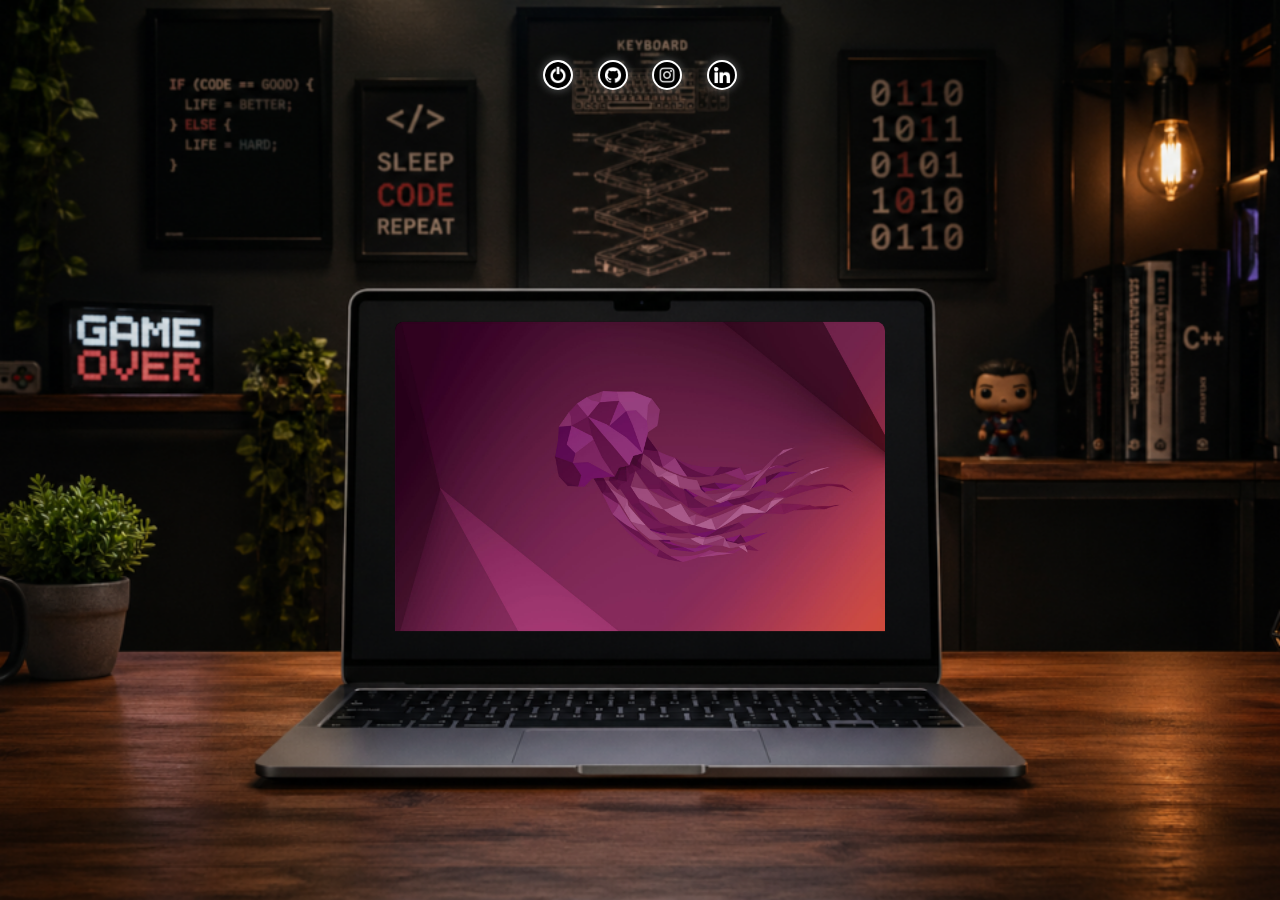
<file: index.html>
<!DOCTYPE html>
<html lang="pt-br">
<head>
    <meta charset="UTF-8">
    <meta name="viewport" content="width=device-width, initial-scale=1.0">
    <link rel="shortcut icon" href="favicon.ico" type="image/x-icon">
    <link rel="stylesheet" href="estilo/style.css">
    <title>Redes Sociais</title>
</head>
<body>
    <main>
        <section id="note">
            <iframe src="home.html" name="tela" id="tela" frameborder="0"></iframe>
        </section>
        <section id="redes">
            <a href="home.html" target="tela"><img src="imagens/trocar.png" alt=""></a>
            <a href="github.html" target="tela"><img src="imagens/github.png" alt=""></a>
            <a href="#" target="tela"><img src="imagens/instagram.png" alt=""></a>
            <a href="#" target="tela"><img src="imagens/linkedin.png" alt=""></a>
        </section>
    </main>
</body>
</html>
</file>
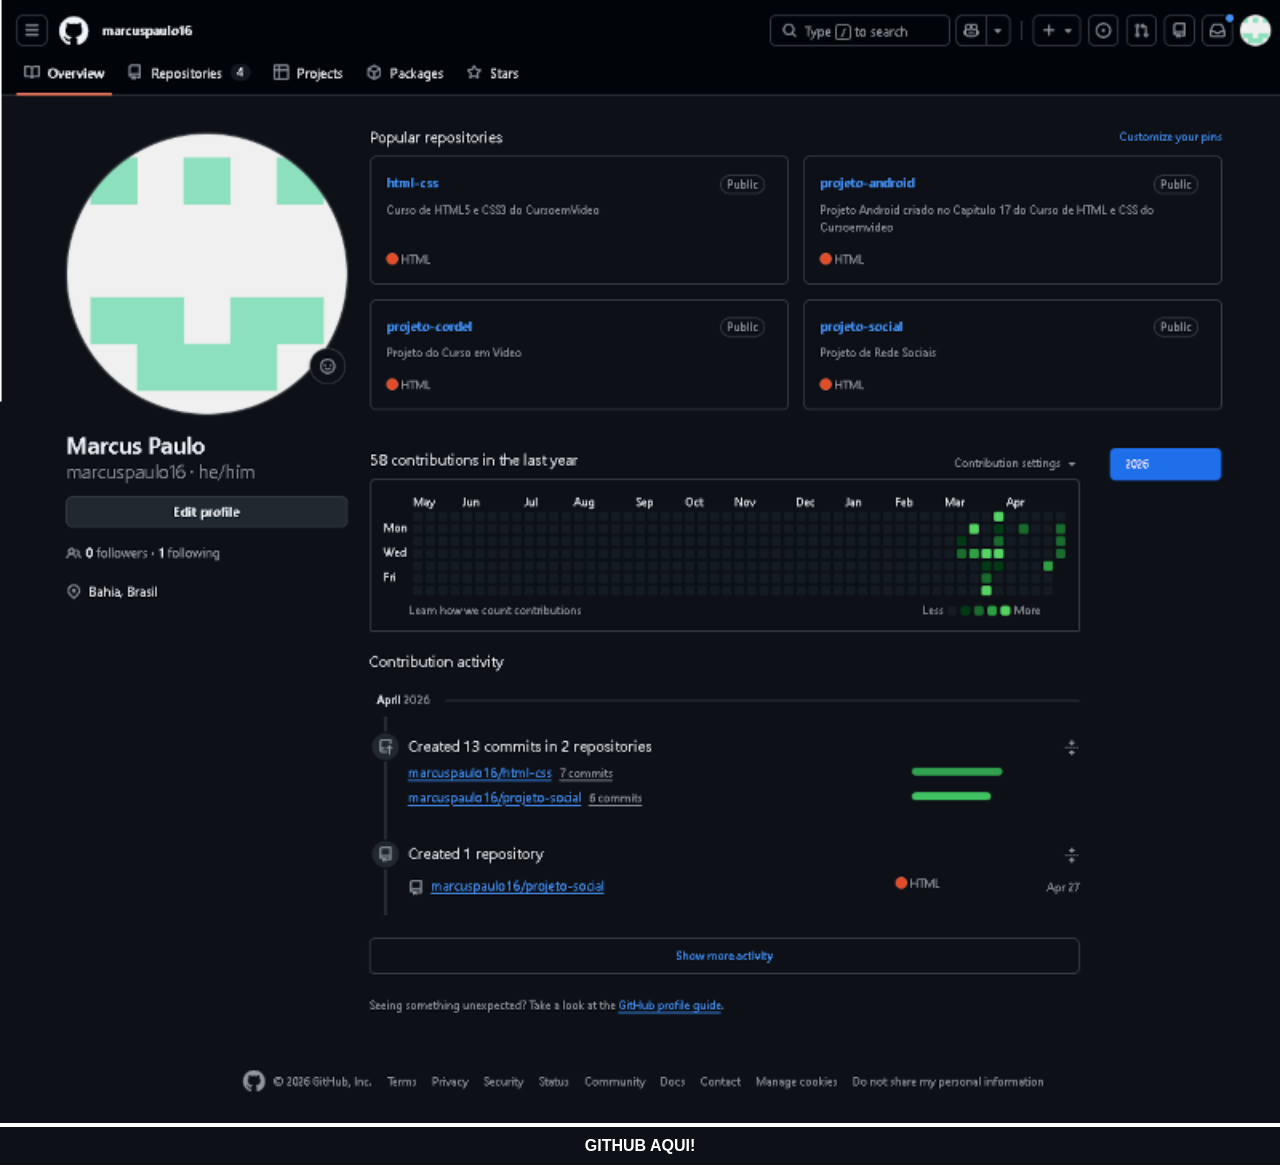
<file: github.html>
<!DOCTYPE html>
<html lang="pt-br">
<head>
    <meta charset="UTF-8">
    <meta name="viewport" content="width=device-width, initial-scale=1.0">
    <link rel="shortcut icon" href="favicon.ico" type="image/x-icon">
    <link rel="stylesheet" href="estilo/social.css">
    <title>Github</title>
</head>
<body>
    <img src="imagens/github-oficial.png" alt="Github">
    <a href="https://github.com/marcuspaulo16">GITHUB AQUI!</a>
</body>
</html>
</file>
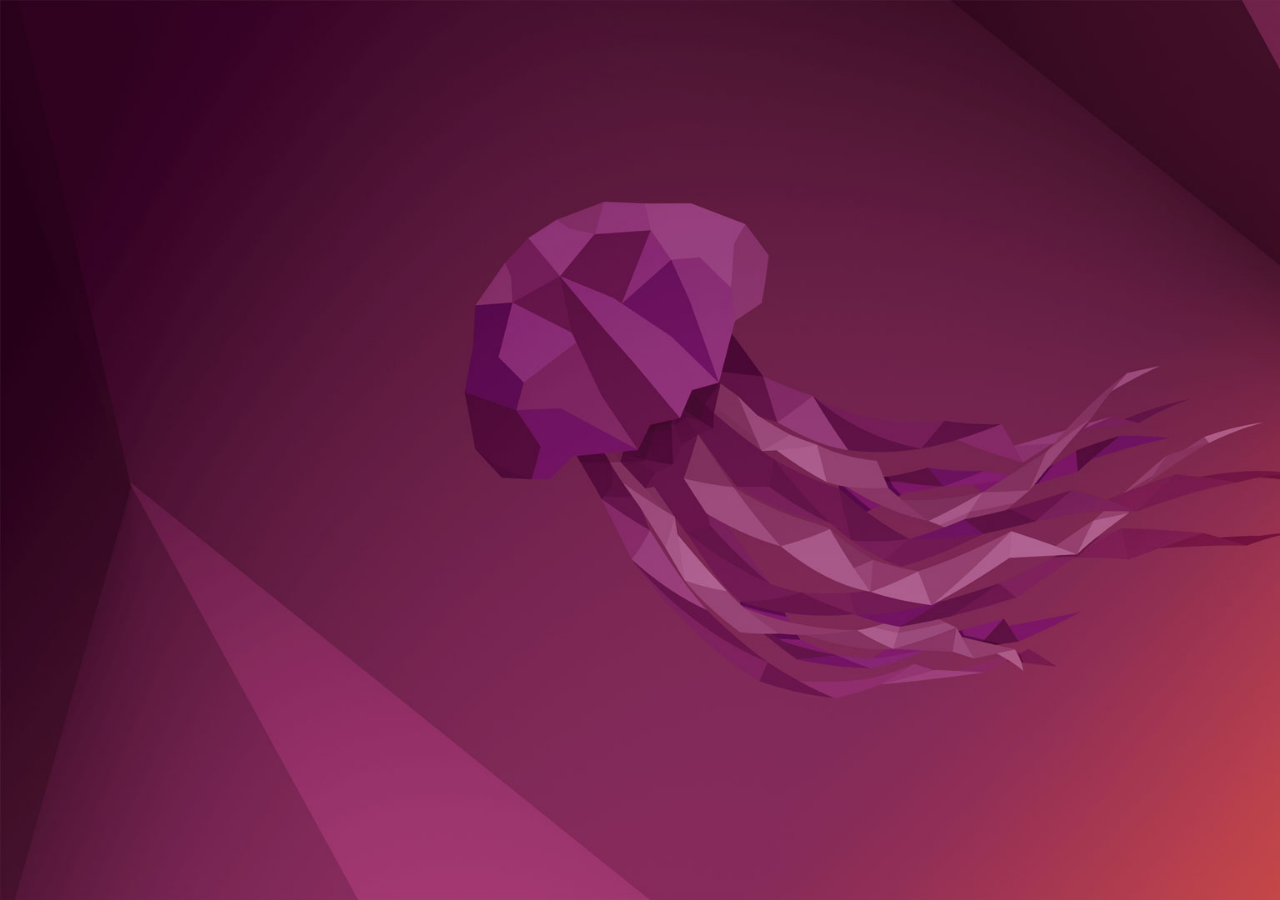
<file: home.html>
<!DOCTYPE html>
<html lang="pt-br">
<head>
    <meta charset="UTF-8">
    <meta name="viewport" content="width=device-width, initial-scale=1.0">
    <title>Home</title>
    <style>
        * {
            margin: 0px;
            padding: 0px;
        }
        body {
            width: 100vw;
            height: 100vh;
            background: black url(imagens/tela-home3.jpg);
            background-size: cover;
        }
    </style>
</head>
<body>
    
</body>
</html>
</file>
<file: estilo/style.css>
@charset "UTF-8";

* {
    margin: 0;
    padding: 0;
    font-family: Arial, Helvetica, sans-serif;
}

html, body {
    height: 100vh;
    width: 100vw;
    /*background-color: black;*/
}

body {
    background: url(../imagens/note-oficial.png);
    background-size: cover ;
    background-position: center;
    background-attachment: fixed;
}

main {
    height: 100vh;
    position: relative;
}

section#note {
    position: absolute;
    top: 50%;
    left: 50%;
    transform: translate(-50%, -50%);

    height: 445px;
    width: 830px;
    /*background-color: green ;
    background: url(../imagens/computador-oficial.png);*/

    
}

iframe#tela {
    border-radius: 9px 9px 0px 0px;
    position: relative;
    top: 94px;
    left: 170px;
    width: 490px;
    height: 310px;
}


section#redes {
    padding-top: 50px;
    text-align: center;
}


section#redes img {
    width: 30px;
    margin: 10px;
    border-radius:60%;
    border: 2px solid rgb(255, 255, 255);
    box-shadow: 0px 0px 10px rgba(255, 255, 255, 0.336);
    box-sizing: border-box;
}

section#redes img:hover {
    border:4px solid white;
    box-shadow: 0px 0px 10px white;
    transform: translate(-2px, -2px);
    transition: transform .3s;
}

img {
    background-color: white;
    
}
</file>
<file: estilo/social.css>
@charset "UTF-8";

* {
    margin: 0px;
    padding: 0px;
    font-family: Arial, Helvetica, sans-serif;
}

img {
    width: 100vw;
}

a {
    display: block;
    background-color: rgba(13, 17, 23);
    color: white;
    text-align: center;
    font-weight: bold;
    text-decoration: none;
    padding: 10px;
}
</file>
